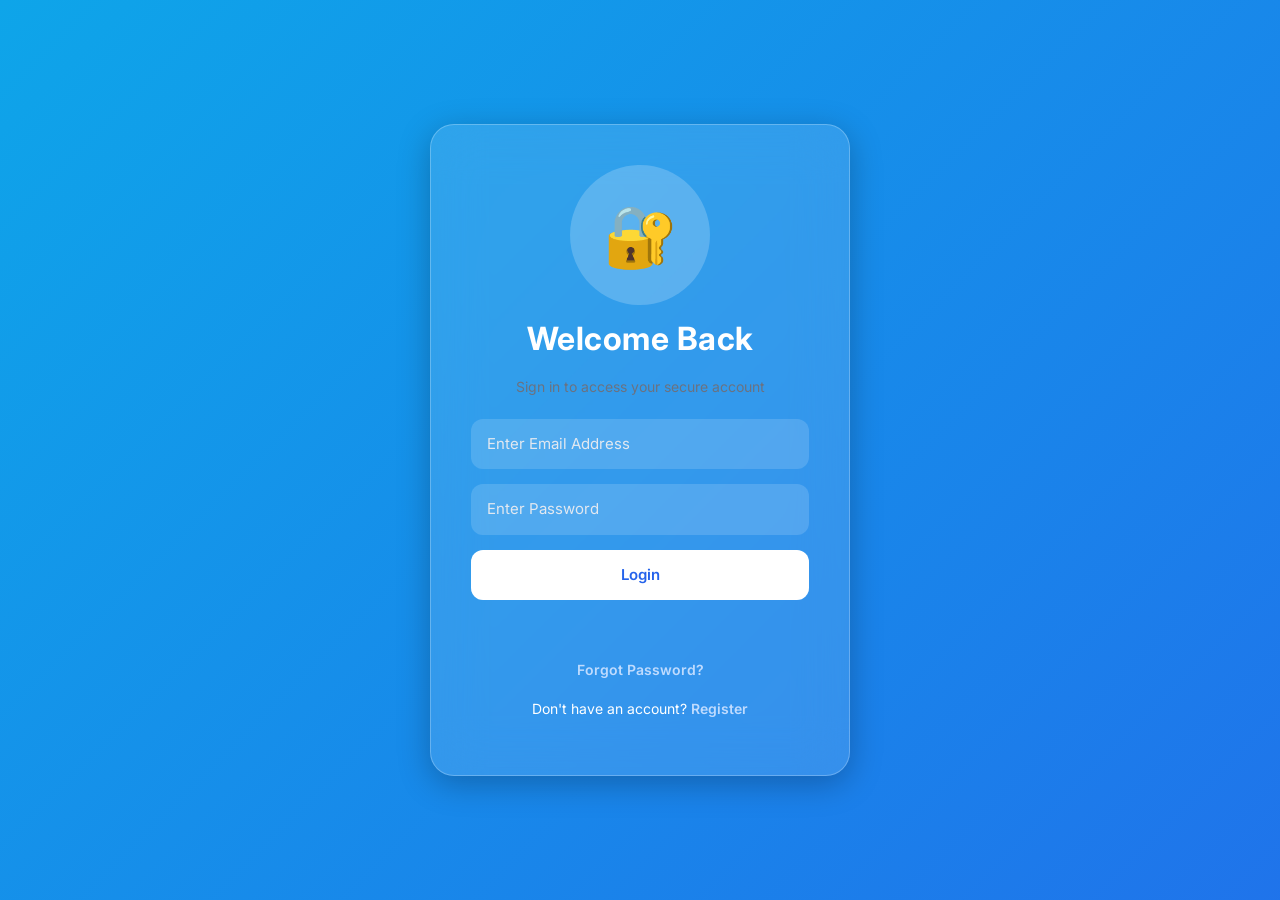
<file: frontend/index.html>
<!DOCTYPE html>
<html lang="en">

<head>

    <meta charset="UTF-8">

    <meta
        name="viewport"
        content="width=device-width, initial-scale=1.0">

    <title>
        Secure Authentication System
    </title>

    <link
        href="https://cdn.jsdelivr.net/npm/bootstrap@5.3.3/dist/css/bootstrap.min.css"
        rel="stylesheet">

    <link
        rel="stylesheet"
        href="css/style.css">

</head>

<body>

<div class="auth-container">

    <div class="auth-card">

        <div class="success-icon">
            🔐
        </div>

        <h2>
            Welcome Back
        </h2>

        <p class="subtitle">
            Sign in to access your secure account
        </p>

        <input
            type="email"
            id="email"
            placeholder="Enter Email Address"
            autocomplete="email">

        <input
            type="password"
            id="password"
            placeholder="Enter Password"
            autocomplete="current-password">

        <button
            id="loginBtn"
            onclick="login()">

            Login

        </button>

        <div
            id="message"
            style="
            margin-top:15px;
            font-weight:bold;
            ">
        </div>

        <p
            style="
            margin-top:20px;
            ">

            <a href="forgot-password.html">

                Forgot Password?

            </a>

        </p>

        <p>

            Don't have an account?

            <a href="register.html">

                Register

            </a>

        </p>

    </div>

</div>

<script>

window.onload = function () {

    const params =
        new URLSearchParams(
            window.location.search
        );

    const email =
        params.get("email");

    if (email) {

        document.getElementById(
            "email"
        ).value = email;
    }
};

</script>

<script src="js/login.js"></script>

</body>

</html>
</file>
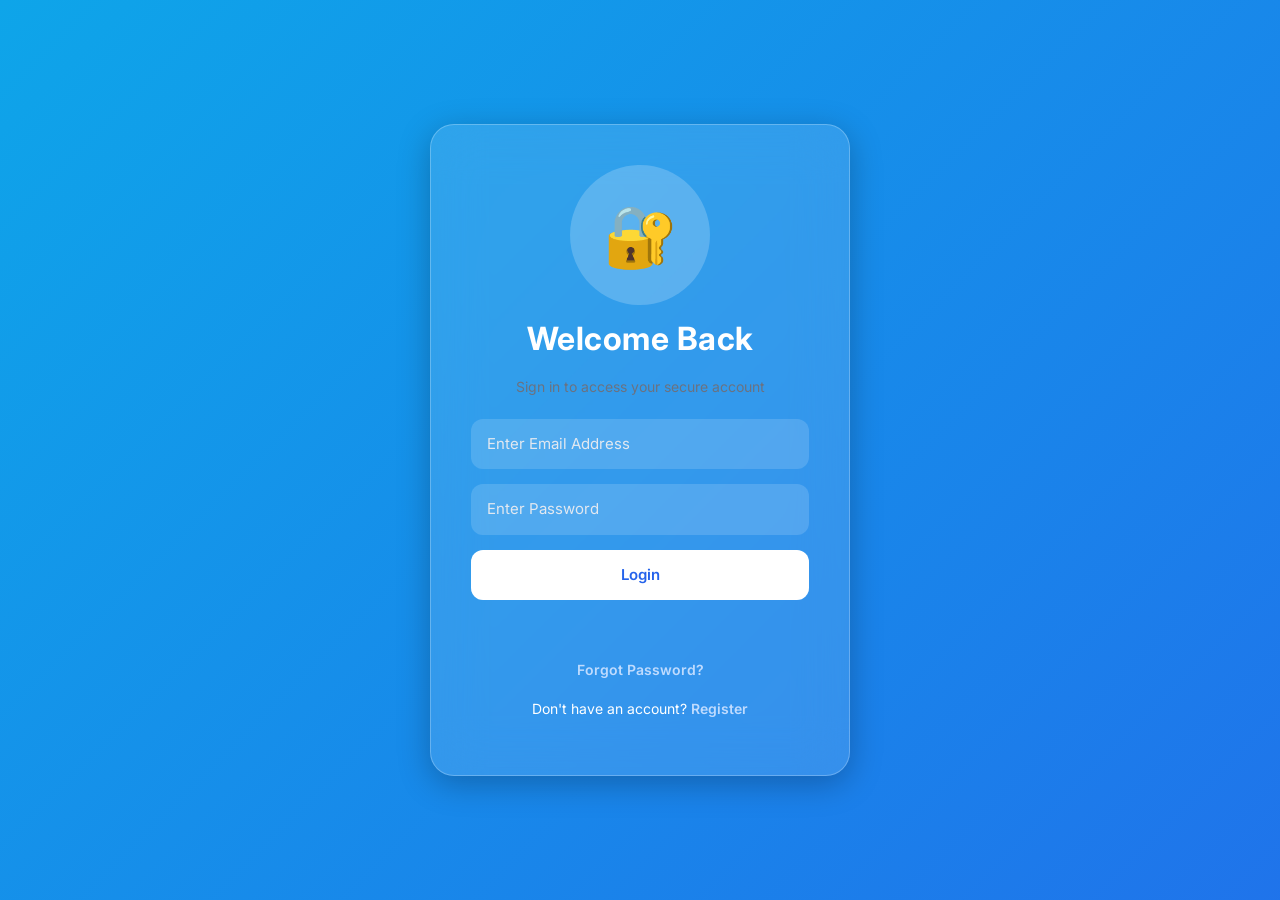
<file: frontend/dashboard.html>
<!DOCTYPE html>
<html lang="en">

<head>

    <meta charset="UTF-8">

    <title>Dashboard</title>

    <link rel="stylesheet" href="css/style.css">

</head>

<body>

<div class="dashboard">

    <div class="dashboard-card">

        <h1>Welcome</h1>

        <h2 id="username"></h2>

        <p id="email"></p>

        <button onclick="logout()">Logout</button>

    </div>

</div>

<script src="js/dashboard.js"></script>

</body>
</html>
</file>
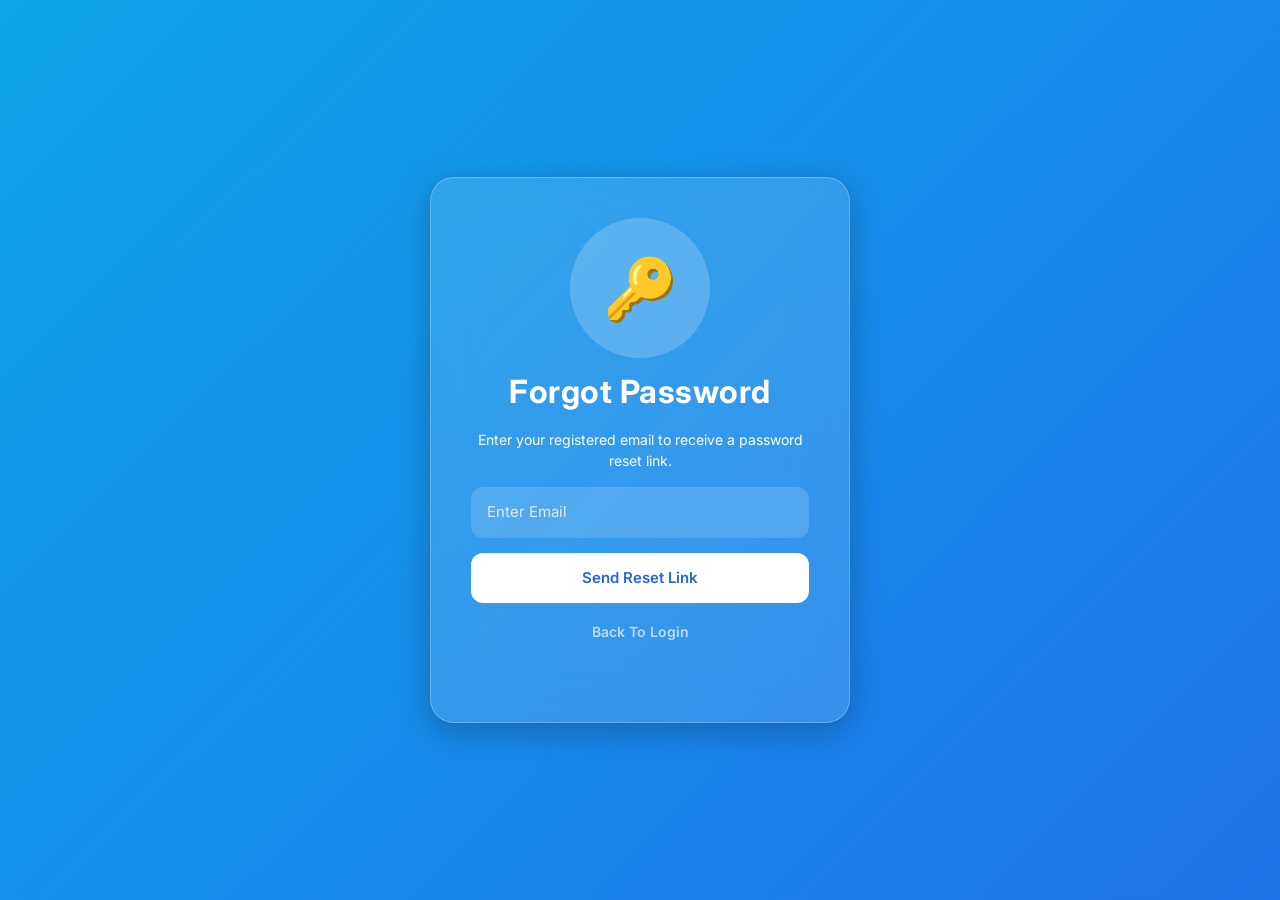
<file: frontend/forgot-password.html>
<!DOCTYPE html>
<html lang="en">

<head>

<meta charset="UTF-8">

<meta
name="viewport"
content="width=device-width, initial-scale=1.0">

<title>
Forgot Password
</title>

<link
href="https://cdn.jsdelivr.net/npm/bootstrap@5.3.3/dist/css/bootstrap.min.css"
rel="stylesheet">

<link
rel="stylesheet"
href="css/style.css">

</head>

<body>

<div class="auth-container">

<div class="auth-card">

<div class="success-icon">
🔑
</div>

<h2>
Forgot Password
</h2>

<p>
Enter your registered email
to receive a password reset link.
</p>

<input
type="email"
id="email"
placeholder="Enter Email">

<button
id="forgotBtn"
onclick="sendResetLink()">

Send Reset Link

</button>

<p>

<a href="index.html">

Back To Login

</a>

</p>

<div id="message">
</div>

</div>

</div>

<script src="js/forgot-password.js"></script>

</body>

</html>
</file>
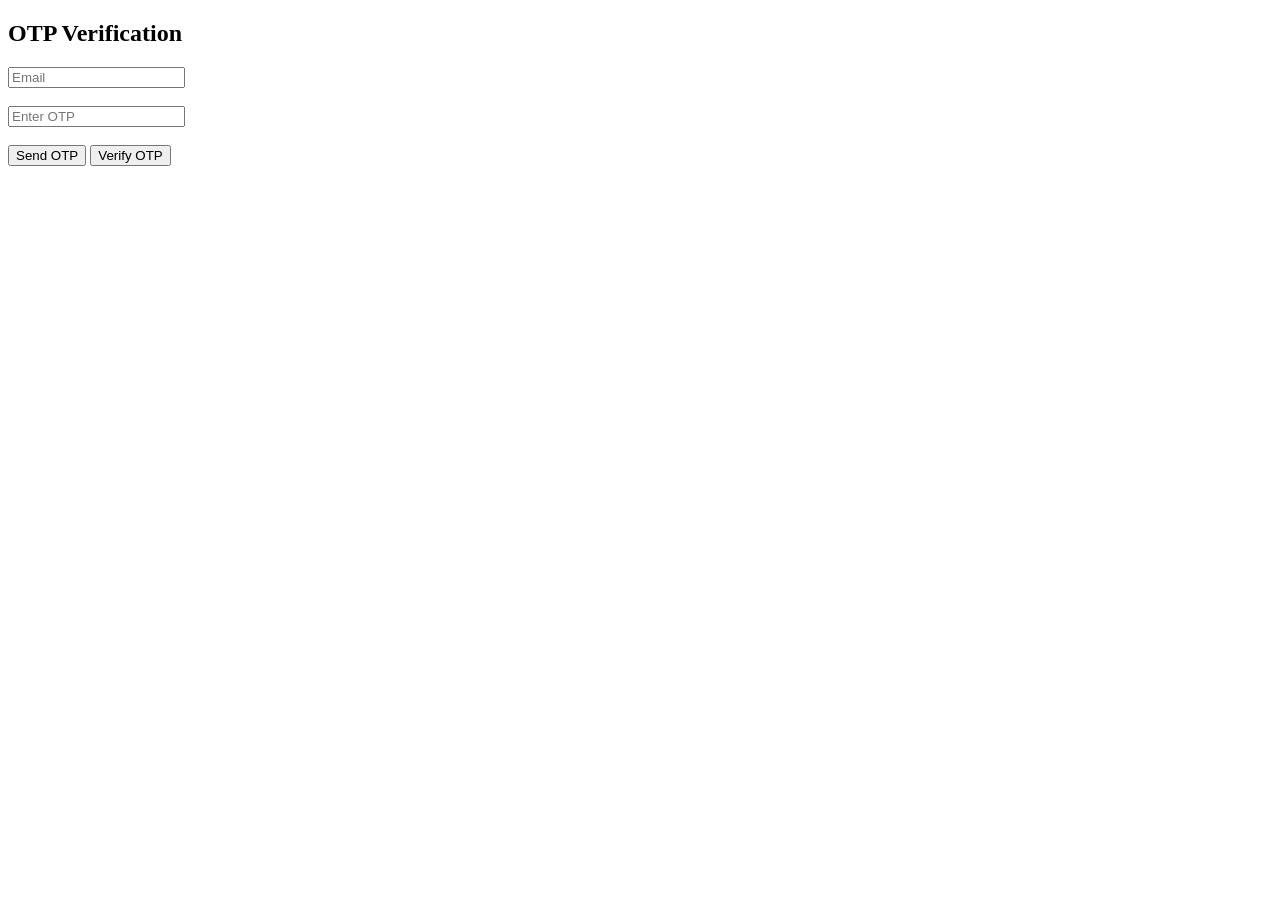
<file: frontend/otp.html>
<!DOCTYPE html>
<html>
<head>
    <title>OTP Verification</title>
</head>
<body>

<h2>OTP Verification</h2>

<input
type="email"
id="email"
placeholder="Email">

<br><br>

<input
type="text"
id="otp"
placeholder="Enter OTP">

<br><br>

<button onclick="sendOTP()">
Send OTP
</button>

<button onclick="verifyOTP()">
Verify OTP
</button>

<script src="js/otp.js"></script>

</body>
</html>
</file>
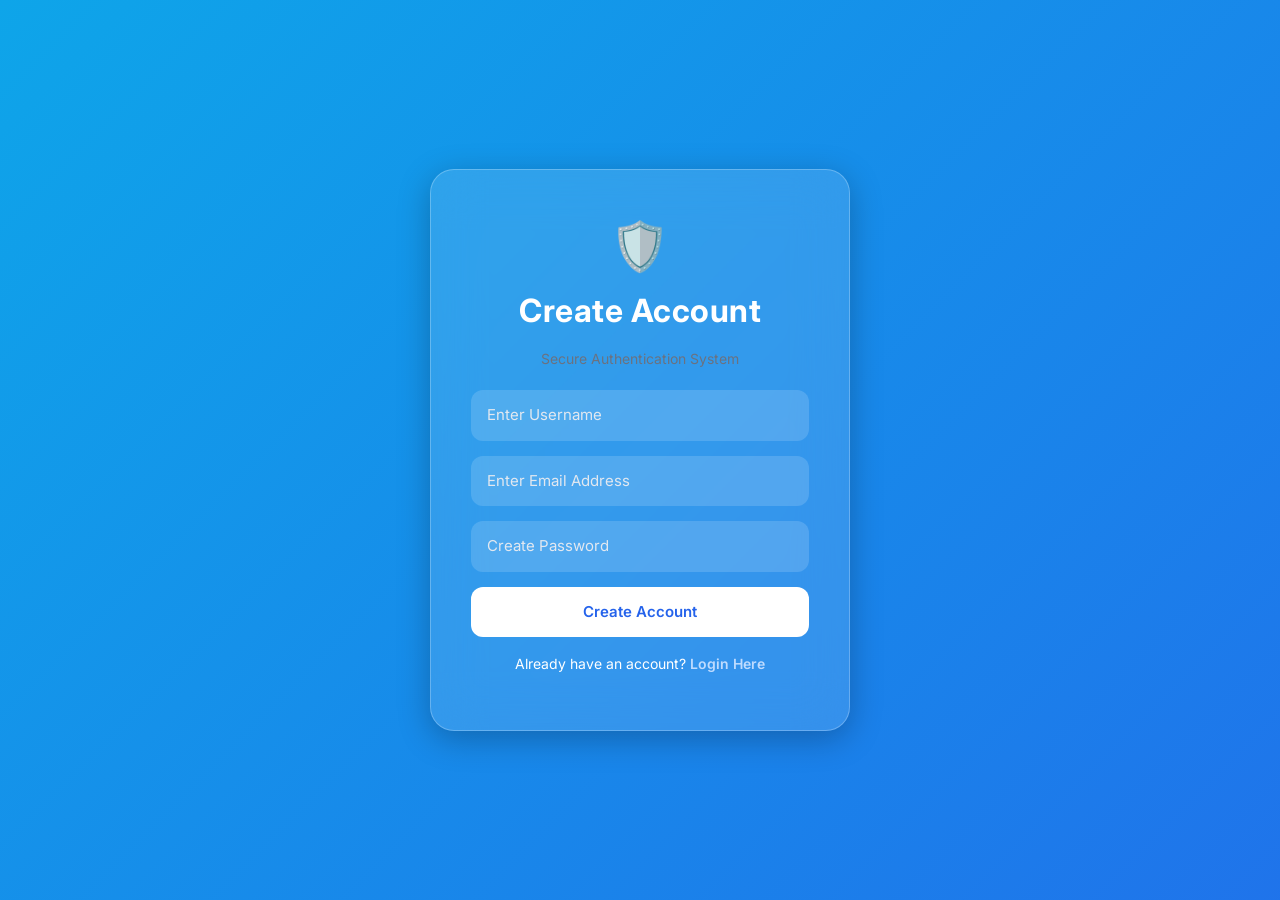
<file: frontend/register.html>
<!DOCTYPE html>
<html lang="en">

<head>

    <meta charset="UTF-8">

    <meta
        name="viewport"
        content="width=device-width, initial-scale=1.0">

    <title>
        Secure Auth System | Register
    </title>

    <link
        href="https://cdn.jsdelivr.net/npm/bootstrap@5.3.3/dist/css/bootstrap.min.css"
        rel="stylesheet">

    <link
        rel="stylesheet"
        href="css/style.css">

</head>

<body>

    <div class="auth-container">

        <div class="auth-card">

            <div class="logo">
                🛡️
            </div>

            <h2>
                Create Account
            </h2>

            <p class="subtitle">
                Secure Authentication System
            </p>

            <input
                type="text"
                id="username"
                placeholder="Enter Username"
                autocomplete="username">

            <input
                type="email"
                id="email"
                placeholder="Enter Email Address"
                autocomplete="email">

            <input
                type="password"
                id="password"
                placeholder="Create Password"
                autocomplete="new-password">

            <button
                id="registerBtn"
                type="button"
                onclick="register()">

                Create Account

            </button>

            <p class="mt-3">

                Already have an account?

                <a href="index.html">
                    Login Here
                </a>

            </p>

        </div>

    </div>

    <script src="js/register.js"></script>

</body>

</html>
</file>
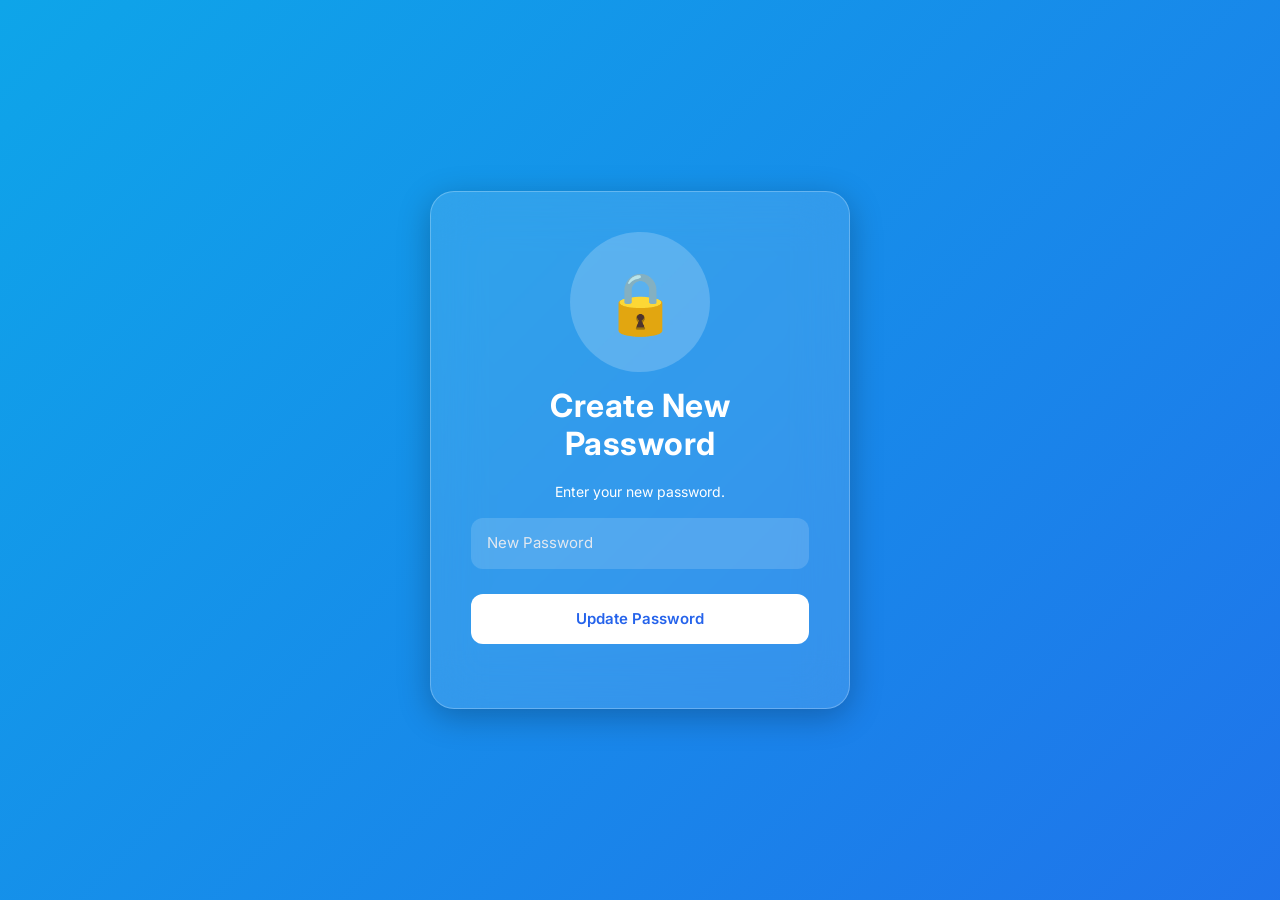
<file: frontend/reset-password.html>
<!DOCTYPE html>
<html lang="en">

<head>

<meta charset="UTF-8">

<meta
name="viewport"
content="width=device-width, initial-scale=1.0">

<title>
Reset Password
</title>

<link
href="https://cdn.jsdelivr.net/npm/bootstrap@5.3.3/dist/css/bootstrap.min.css"
rel="stylesheet">

<link
rel="stylesheet"
href="css/style.css">

</head>

<body>

<div class="auth-container">

<div class="auth-card">

<div class="success-icon">
🔒
</div>

<h2>
Create New Password
</h2>

<p>
Enter your new password.
</p>

<input
type="password"
id="password"
placeholder="New Password">

<div
id="strengthText"
style="
margin-bottom:10px;
font-weight:bold;
">
</div>

<button
onclick="resetPassword()">

Update Password

</button>

<div id="message">
</div>

</div>

</div>

<script src="js/reset-password.js"></script>

</body>

</html>
</file>
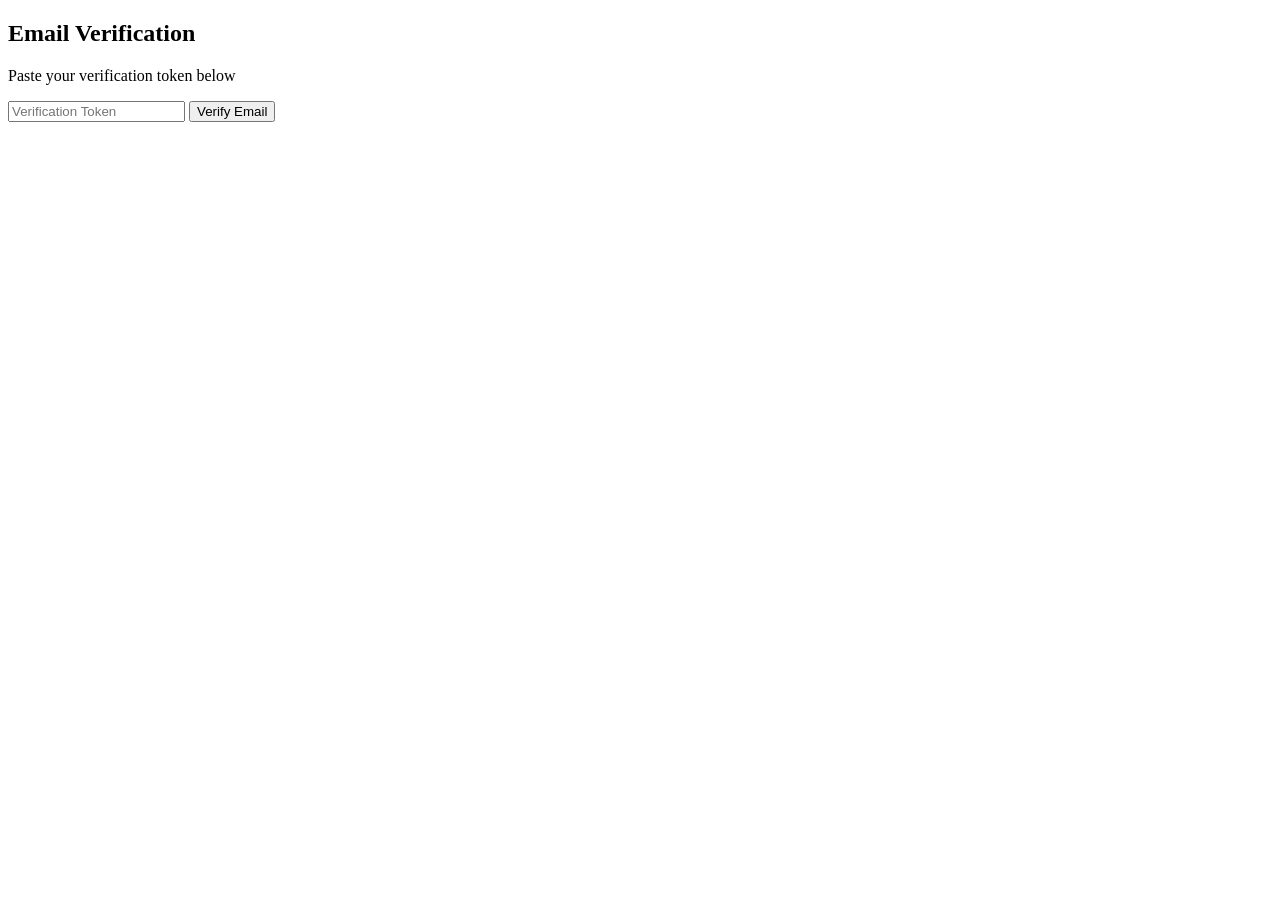
<file: frontend/verify-email.html>
<!DOCTYPE html>
<html>

<head>
    <title>Verify Email</title>
</head>

<body>

<h2>Email Verification</h2>

<p>
Paste your verification token below
</p>

<input
type="text"
id="token"
placeholder="Verification Token">

<button onclick="verifyEmail()">
Verify Email
</button>

<p id="message"></p>

<script src="js/verify-email.js"></script>

</body>

</html>
</file>
<file: frontend/css/style.css>
@import url('https://fonts.googleapis.com/css2?family=Inter:wght@300;400;500;600;700&family=Poppins:wght@400;500;600;700&display=swap');

*{
    margin:0;
    padding:0;
    box-sizing:border-box;
}

body{

    font-family:'Inter',sans-serif;

    min-height:100vh;

    display:flex;

    justify-content:center;

    align-items:center;

    background:linear-gradient(
        -45deg,
        #0f172a,
        #1e293b,
        #2563eb,
        #0ea5e9
    );

    background-size:400% 400%;

    animation:bgMove 12s ease infinite;

    overflow:hidden;
}

@keyframes bgMove{

    0%{
        background-position:0% 50%;
    }

    50%{
        background-position:100% 50%;
    }

    100%{
        background-position:0% 50%;
    }
}

.auth-container,
.dashboard{

    width:100%;

    display:flex;

    justify-content:center;

    align-items:center;

    padding:20px;
}

.auth-card,
.dashboard-card{

    width:420px;

    padding:40px;

    border-radius:24px;

    backdrop-filter:blur(25px);

    background:rgba(255,255,255,0.12);

    border:1px solid rgba(
        255,
        255,
        255,
        0.25
    );

    box-shadow:
    0 8px 32px rgba(
        0,
        0,
        0,
        0.25
    );

    text-align:center;

    color:white;

    transition:0.3s ease;
}

.auth-card:hover,
.dashboard-card:hover{

    transform:translateY(-4px);
}

.logo{

    font-size:48px;

    margin-bottom:10px;
}

.auth-card h2,
.dashboard-card h2{

    margin-bottom:10px;

    font-weight:700;

    letter-spacing:0.5px;
}

.subtitle{

    color:#dbeafe;

    margin-bottom:25px;

    font-size:14px;
}

input{

    width:100%;

    padding:14px 16px;

    margin-bottom:15px;

    border:none;

    border-radius:12px;

    background:rgba(
        255,
        255,
        255,
        0.15
    );

    color:white;

    outline:none;

    font-size:15px;
}

input::placeholder{

    color:#e2e8f0;
}

button{

    width:100%;

    padding:14px;

    border:none;

    border-radius:12px;

    font-size:15px;

    font-weight:600;

    cursor:pointer;

    background:white;

    color:#2563eb;

    transition:0.3s;
}

button:hover{

    transform:translateY(-2px);

    box-shadow:
    0 10px 20px rgba(
        255,
        255,
        255,
        0.25
    );
}

a{

    color:#bfdbfe;

    text-decoration:none;
}

a:hover{

    text-decoration:underline;
}

.auth-card p{

    margin-top:18px;

    font-size:14px;
}

.dashboard-info{

    margin-top:20px;

    text-align:left;
}

.info-card{

    background:rgba(
        255,
        255,
        255,
        0.12
    );

    padding:15px;

    border-radius:12px;

    margin-bottom:12px;
}

.info-card strong{

    display:block;

    margin-bottom:5px;
}

.badge{

    padding:6px 12px;

    border-radius:20px;

    font-size:13px;

    font-weight:600;

    display:inline-block;
}

.badge-success{

    background:#22c55e;

    color:white;
}

.badge-danger{

    background:#ef4444;

    color:white;
}

.logout-btn{

    margin-top:20px;

    background:#ef4444;

    color:white;
}

.logout-btn:hover{

    background:#dc2626;
}

@media(max-width:500px){

    .auth-card,
    .dashboard-card{

        width:95%;

        padding:30px;
    }
}
#successOverlay{

    position:fixed;

    top:0;
    left:0;

    width:100%;
    height:100%;

    background:
    linear-gradient(
        135deg,
        #0f172a,
        #1e40af,
        #06b6d4
    );

    display:flex;

    justify-content:center;

    align-items:center;

    z-index:9999;

    animation:fadeIn .5s ease;
}

.success-box{

    text-align:center;

    color:white;

    animation:popUp .8s ease;
}

.success-icon{

    width:140px;
    height:140px;

    margin:auto;

    border-radius:50%;

    background:
    rgba(
        255,
        255,
        255,
        0.2
    );

    display:flex;

    align-items:center;

    justify-content:center;

    font-size:70px;

    margin-bottom:20px;

    animation:
    pulse 1.5s infinite;
}

.success-box h1{

    font-size:40px;

    margin-bottom:15px;
}

.success-box p{

    font-size:18px;

    opacity:.9;
}

@keyframes popUp{

    from{

        transform:
        scale(.5);

        opacity:0;
    }

    to{

        transform:
        scale(1);

        opacity:1;
    }
}

@keyframes pulse{

    0%{

        transform:
        scale(1);
    }

    50%{

        transform:
        scale(1.08);
    }

    100%{

        transform:
        scale(1);
    }
}

@keyframes fadeIn{

    from{

        opacity:0;
    }

    to{

        opacity:1;
    }
}
.subtitle{

    color:#6b7280;

    font-size:14px;

    margin-bottom:20px;

    line-height:1.6;
}

.success-icon{

    font-size:60px;

    margin-bottom:15px;

    animation:
    floatIcon 3s ease-in-out infinite;
}

@keyframes floatIcon{

    0%{
        transform:
        translateY(0);
    }

    50%{
        transform:
        translateY(-8px);
    }

    100%{
        transform:
        translateY(0);
    }
}

#message{

    min-height:24px;
}

.auth-card{

    animation:
    fadeInUp .7s ease;
}

@keyframes fadeInUp{

    from{

        opacity:0;

        transform:
        translateY(30px);
    }

    to{

        opacity:1;

        transform:
        translateY(0);
    }
}

a{

    text-decoration:none;

    font-weight:600;
}

a:hover{

    text-decoration:underline;
}
</file>
